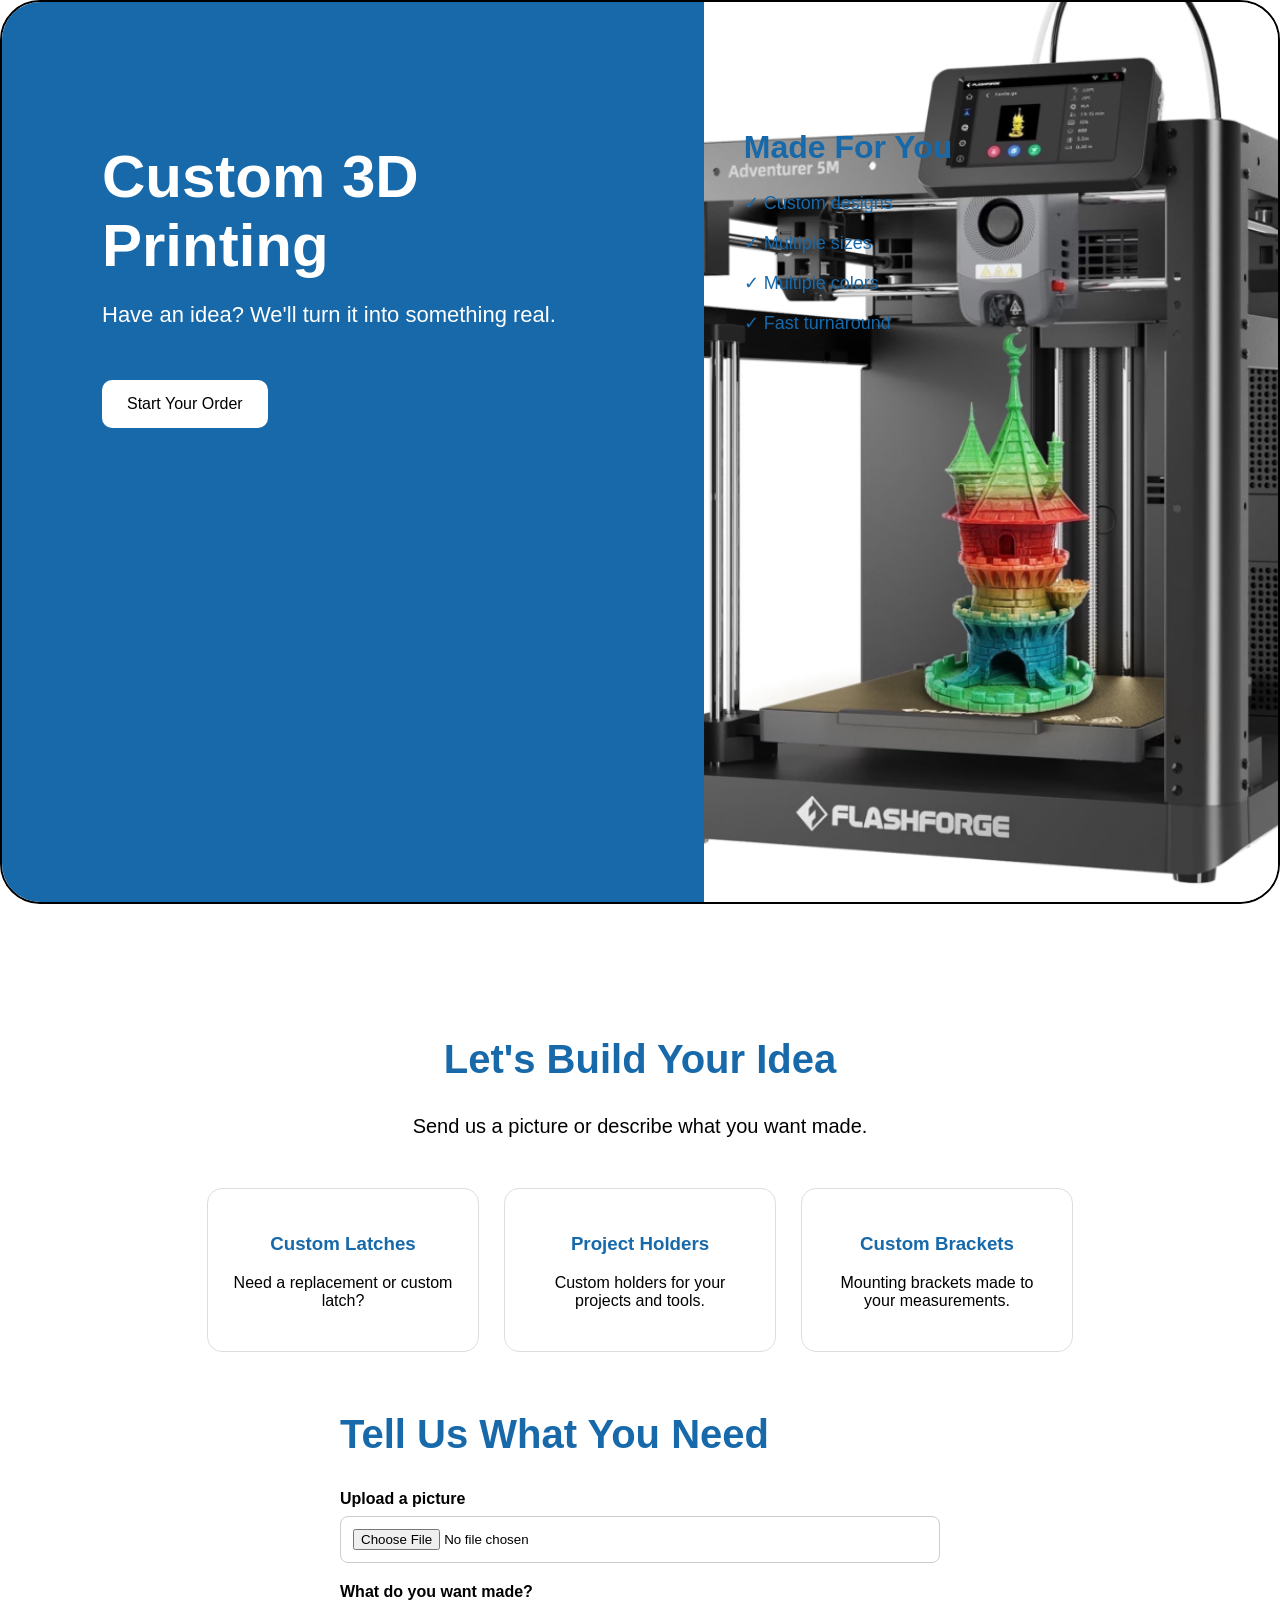
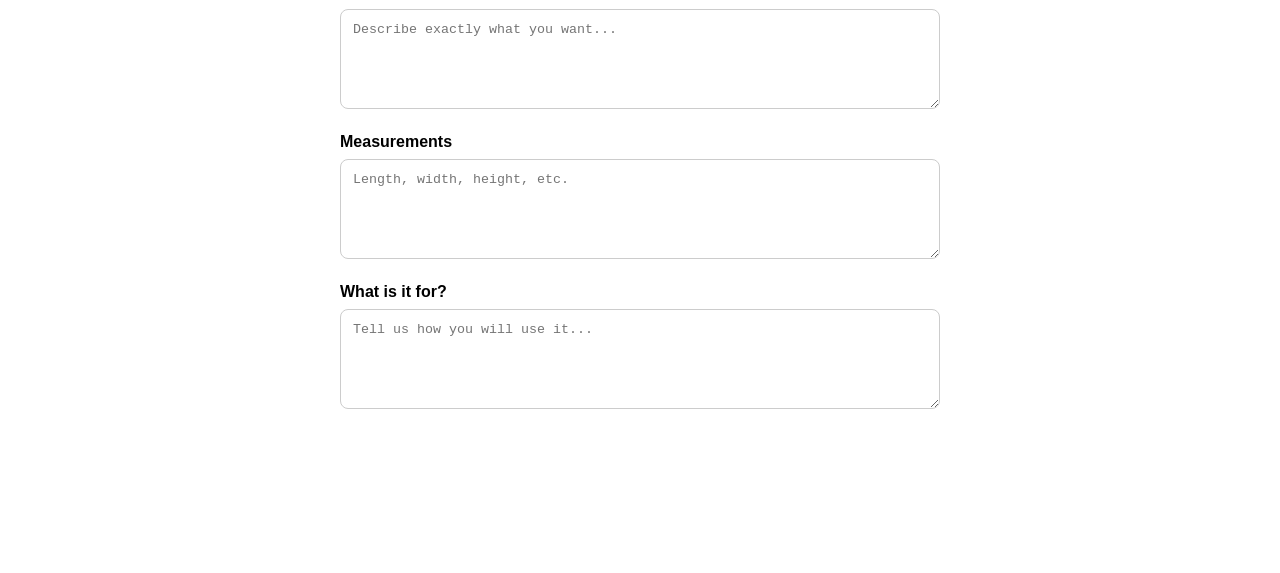
<file: index.html>
<!DOCTYPE html>
<html>
<head>
    <title>Custom 3D Printing</title>
    <link rel="stylesheet" href="style.css">
</head>

<body>

    <div class="hero">

        <div class="blue-side">
            <h1>Custom 3D Printing</h1>
            <p>Have an idea? We'll turn it into something real.</p>
            <a href="#order" class="order-button">Start Your Order</a>
        </div>

        <div class="white-side">
            <h2>Made For You</h2>

            <div class="features">
                <p>✓ Custom designs</p>
                <p>✓ Multiple sizes</p>
                <p>✓ Multiple colors</p>
                <p>✓ Fast turnaround</p>
            </div>
        </div>

    </div>
<section id="order">

    <h2>Let's Build Your Idea</h2>

    <p>Send us a picture or describe what you want made.</p>

    <div class="ideas">

        <div class="idea">
            <h3>Custom Latches</h3>
            <p>Need a replacement or custom latch?</p>
        </div>

        <div class="idea">
            <h3>Project Holders</h3>
            <p>Custom holders for your projects and tools.</p>
        </div>

        <div class="idea">
            <h3>Custom Brackets</h3>
            <p>Mounting brackets made to your measurements.</p>
        </div>

    </div>

    <div class="order-form">

        <h2>Tell Us What You Need</h2>

        <label>Upload a picture</label>
        <input type="file" accept="image/*">

        <label>What do you want made?</label>
        <textarea placeholder="Describe exactly what you want..."></textarea>

        <label>Measurements</label>
        <textarea placeholder="Length, width, height, etc."></textarea>

        <label>What is it for?</label>
        <textarea placeholder="Tell us how you will use it..."></textarea>

    </div>

</section>
</body>
</html>
</file>
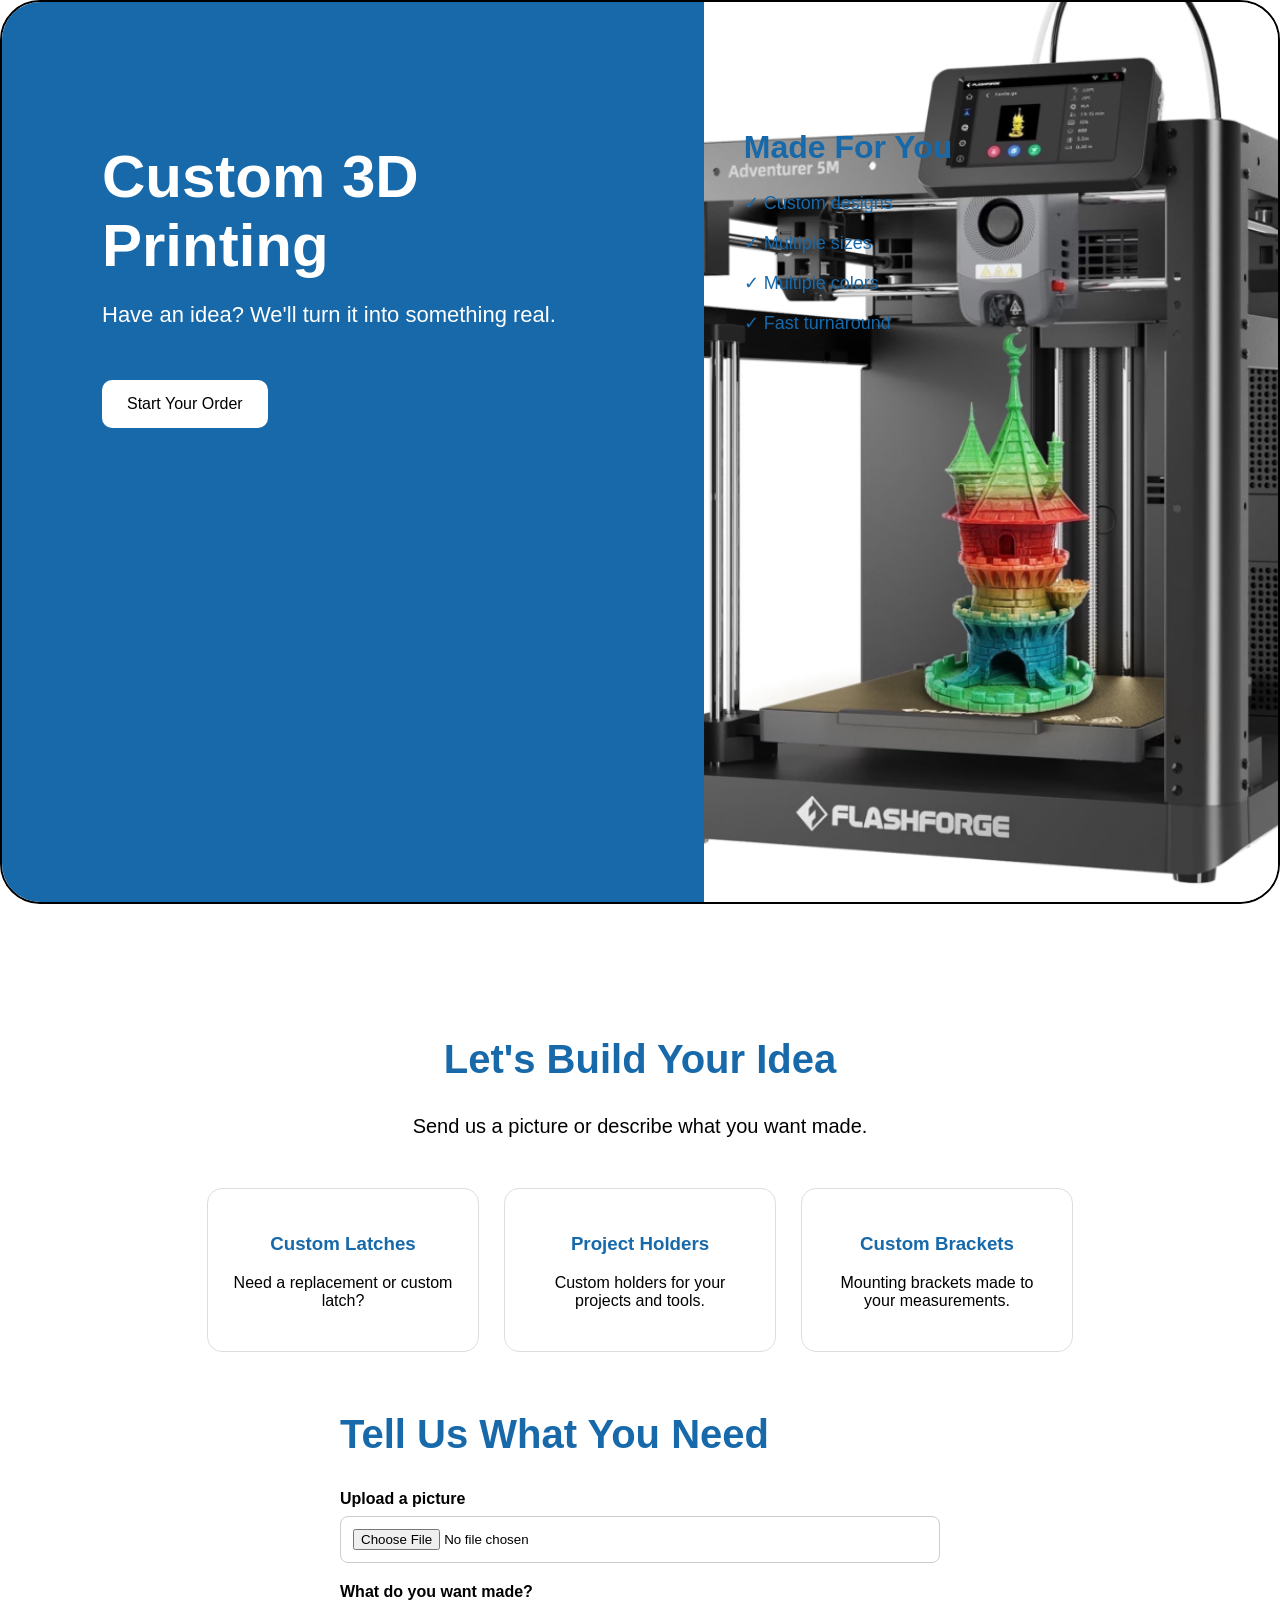
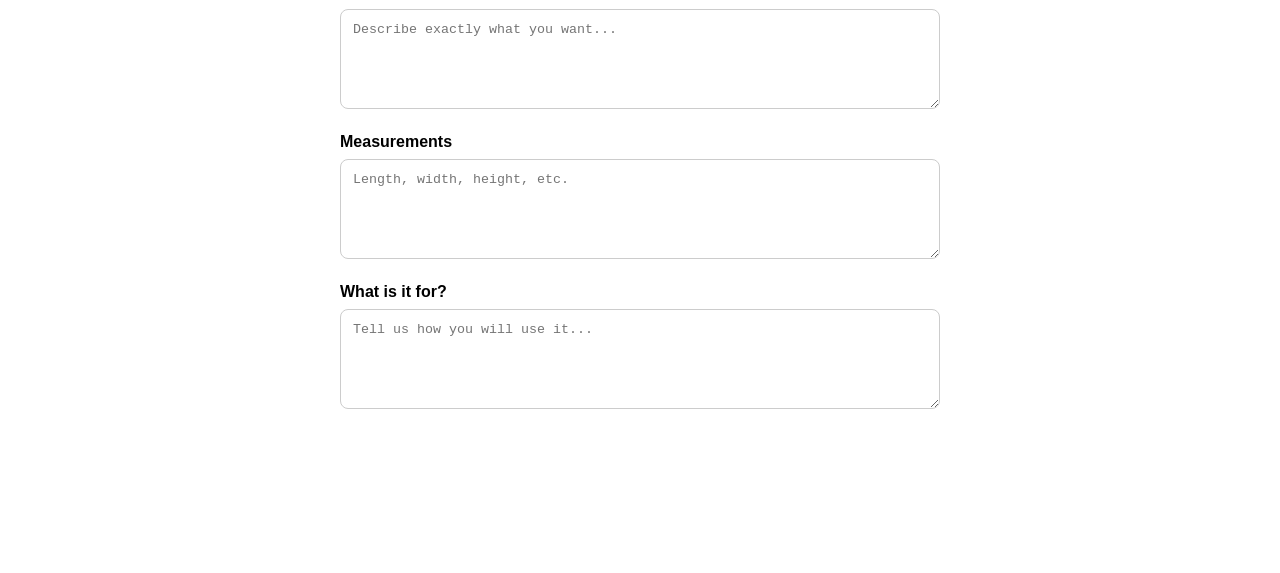
<file: 3D Printer Website/index.html>
<!DOCTYPE html>
<html>
<head>
    <title>Custom 3D Printing</title>
    <link rel="stylesheet" href="style.css">
</head>

<body>

    <div class="hero">

        <div class="blue-side">
            <h1>Custom 3D Printing</h1>
            <p>Have an idea? We'll turn it into something real.</p>
            <a href="#order" class="order-button">Start Your Order</a>
        </div>

        <div class="white-side">
            <h2>Made For You</h2>

            <div class="features">
                <p>✓ Custom designs</p>
                <p>✓ Multiple sizes</p>
                <p>✓ Multiple colors</p>
                <p>✓ Fast turnaround</p>
            </div>
        </div>

    </div>
<section id="order">

    <h2>Let's Build Your Idea</h2>

    <p>Send us a picture or describe what you want made.</p>

    <div class="ideas">

        <div class="idea">
            <h3>Custom Latches</h3>
            <p>Need a replacement or custom latch?</p>
        </div>

        <div class="idea">
            <h3>Project Holders</h3>
            <p>Custom holders for your projects and tools.</p>
        </div>

        <div class="idea">
            <h3>Custom Brackets</h3>
            <p>Mounting brackets made to your measurements.</p>
        </div>

    </div>

    <div class="order-form">

        <h2>Tell Us What You Need</h2>

        <label>Upload a picture</label>
        <input type="file" accept="image/*">

        <label>What do you want made?</label>
        <textarea placeholder="Describe exactly what you want..."></textarea>

        <label>Measurements</label>
        <textarea placeholder="Length, width, height, etc."></textarea>

        <label>What is it for?</label>
        <textarea placeholder="Tell us how you will use it..."></textarea>

    </div>

</section>
</body>
</html>
</file>
<file: style.css>
body {
    margin: 0;
    font-family: Arial, sans-serif;
}

.hero {
      min-height: 100vh;
    display: flex;
    border: 2px solid black;
    border-radius: 40px;
    overflow: hidden;
}

.blue-side {
    width: 55%;
    background: #1769aa;
    color: white;
    padding: 100px;
    box-sizing: border-box;
}

.white-side {
      width: 45%;
    background-image: url("printer.png");
    background-size: cover;
    background-position: center;
    padding: 100px 40px;
    box-sizing: border-box;
}

.blue-side h1 {
    font-size: 60px;
    margin-bottom: 20px;
}

.blue-side p {
    font-size: 22px;
}

.blue-side button {
    margin-top: 30px;
    padding: 15px 25px;
    border: none;
    border-radius: 10px;
    cursor: pointer;
}

.white-side h2 {
    font-size: 32px;
      color: #1769aa;
}

.features p {
    font-size: 18px;
      color: #1769aa;
}
#order {
    padding: 100px 40px;
    background: white;
    text-align: center;
}

#order h2 {
    font-size: 40px;
    color: #1769aa;
}

#order > p {
    font-size: 20px;
}

.ideas {
    display: flex;
    justify-content: center;
    gap: 25px;
    margin: 50px auto;
}

.idea {
    width: 220px;
    padding: 25px;
    border-radius: 15px;
    border: 1px solid #ddd;
}

.idea h3 {
    color: #1769aa;
}

.order-form {
    max-width: 600px;
    margin: 60px auto;
    text-align: left;
}

.order-form label {
    display: block;
    margin-top: 20px;
    margin-bottom: 8px;
    font-weight: bold;
}

.order-form input,
.order-form textarea {
    width: 100%;
    box-sizing: border-box;
    padding: 12px;
    border: 1px solid #ccc;
    border-radius: 8px;
}

.order-form textarea {
    min-height: 100px;
    resize: vertical;
}
.order-button {
    display: inline-block;
    margin-top: 30px;
    padding: 15px 25px;
    border: none;
    border-radius: 10px;
    background: white;
    color: black;
    text-decoration: none;
    cursor: pointer;
}
</file>
<file: 3D Printer Website/style.css>
body {
    margin: 0;
    font-family: Arial, sans-serif;
}

.hero {
      min-height: 100vh;
    display: flex;
    border: 2px solid black;
    border-radius: 40px;
    overflow: hidden;
}

.blue-side {
    width: 55%;
    background: #1769aa;
    color: white;
    padding: 100px;
    box-sizing: border-box;
}

.white-side {
      width: 45%;
    background-image: url("printer.png");
    background-size: cover;
    background-position: center;
    padding: 100px 40px;
    box-sizing: border-box;
}

.blue-side h1 {
    font-size: 60px;
    margin-bottom: 20px;
}

.blue-side p {
    font-size: 22px;
}

.blue-side button {
    margin-top: 30px;
    padding: 15px 25px;
    border: none;
    border-radius: 10px;
    cursor: pointer;
}

.white-side h2 {
    font-size: 32px;
      color: #1769aa;
}

.features p {
    font-size: 18px;
      color: #1769aa;
}
#order {
    padding: 100px 40px;
    background: white;
    text-align: center;
}

#order h2 {
    font-size: 40px;
    color: #1769aa;
}

#order > p {
    font-size: 20px;
}

.ideas {
    display: flex;
    justify-content: center;
    gap: 25px;
    margin: 50px auto;
}

.idea {
    width: 220px;
    padding: 25px;
    border-radius: 15px;
    border: 1px solid #ddd;
}

.idea h3 {
    color: #1769aa;
}

.order-form {
    max-width: 600px;
    margin: 60px auto;
    text-align: left;
}

.order-form label {
    display: block;
    margin-top: 20px;
    margin-bottom: 8px;
    font-weight: bold;
}

.order-form input,
.order-form textarea {
    width: 100%;
    box-sizing: border-box;
    padding: 12px;
    border: 1px solid #ccc;
    border-radius: 8px;
}

.order-form textarea {
    min-height: 100px;
    resize: vertical;
}
.order-button {
    display: inline-block;
    margin-top: 30px;
    padding: 15px 25px;
    border: none;
    border-radius: 10px;
    background: white;
    color: black;
    text-decoration: none;
    cursor: pointer;
}
</file>
